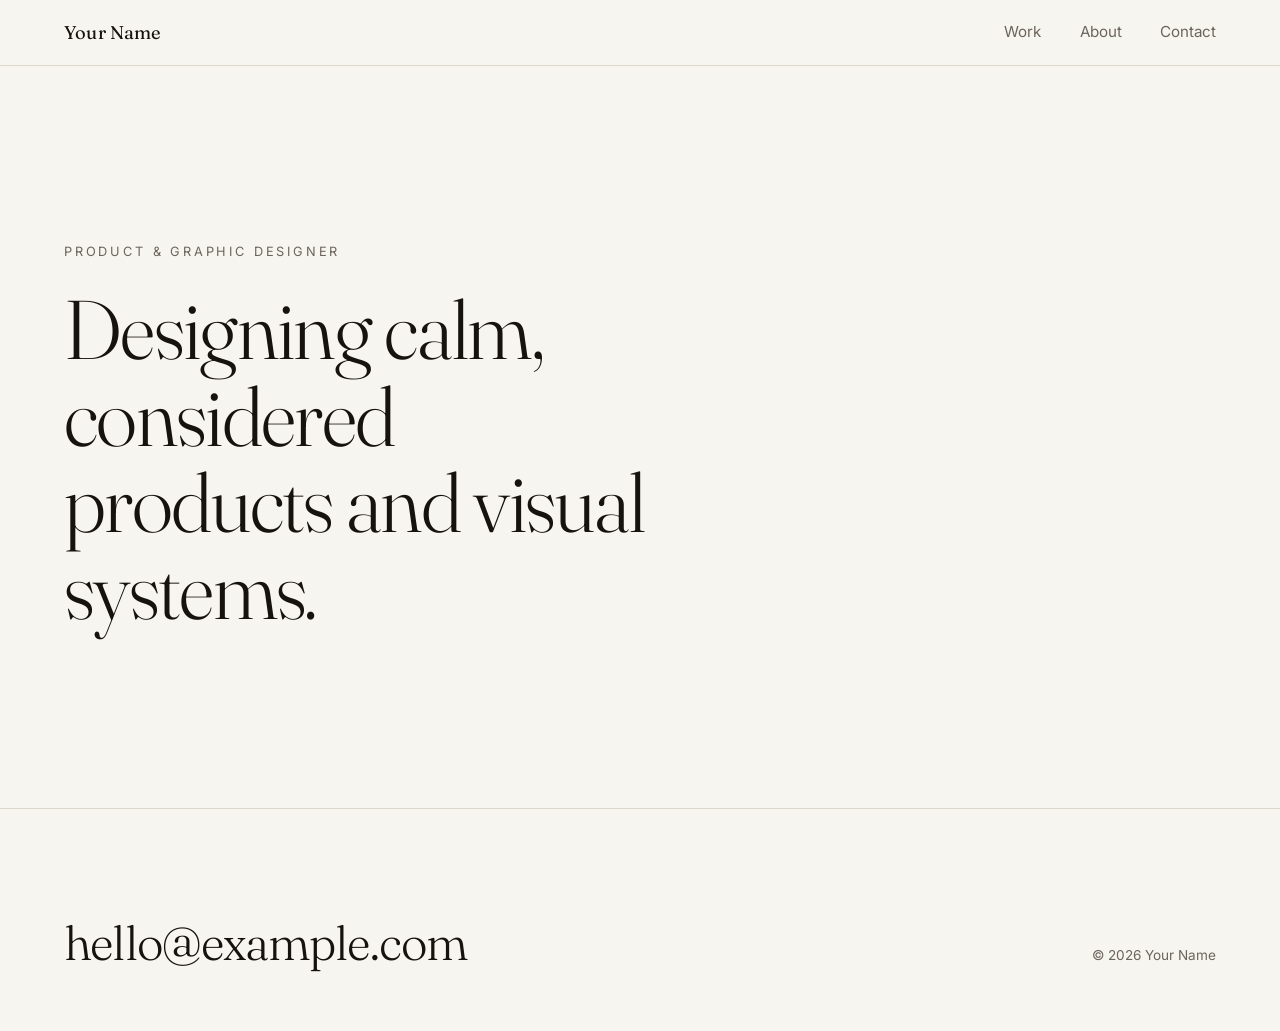
<file: index.html>
<!DOCTYPE html>
<html lang="en">
<head>
  <meta charset="UTF-8" />
  <meta name="viewport" content="width=device-width, initial-scale=1.0" />
  <title>Your Name — Designer</title>
  <meta name="description" content="Product & graphic designer." />

  <link rel="preconnect" href="https://fonts.googleapis.com" />
  <link rel="preconnect" href="https://fonts.gstatic.com" crossorigin />
  <link href="https://fonts.googleapis.com/css2?family=Fraunces:opsz,wght@9..144,300;9..144,400&family=Inter:wght@400;500&display=swap" rel="stylesheet" />

  <link rel="stylesheet" href="styles/main.css" />
</head>
<body>
  <header class="site-header">
    <nav class="nav" aria-label="Primary">
      <a class="wordmark" href="#top">Your&nbsp;Name</a>
      <ul class="nav-links">
        <li><a href="#work">Work</a></li>
        <li><a href="#about">About</a></li>
        <li><a href="#contact">Contact</a></li>
      </ul>
    </nav>
  </header>

  <main id="top">
    <section class="hero">
      <p class="eyebrow">Product &amp; graphic designer</p>
      <h1 class="hero-title">
        Designing calm, considered<br />
        products and visual systems.
      </h1>
    </section>
  </main>

  <footer class="site-footer" id="contact">
    <a class="footer-mail" href="mailto:hello@example.com">hello@example.com</a>
    <p class="footer-copy">© <span id="year"></span> Your Name</p>
  </footer>

  <script>
    document.getElementById("year").textContent = new Date().getFullYear();
  </script>

  <!-- Faster Fixes feedback widget (self-hosted) -->
  <script type="module" src="scripts/faster-fixes.js" data-react="19"></script>
</body>
</html>
</file>
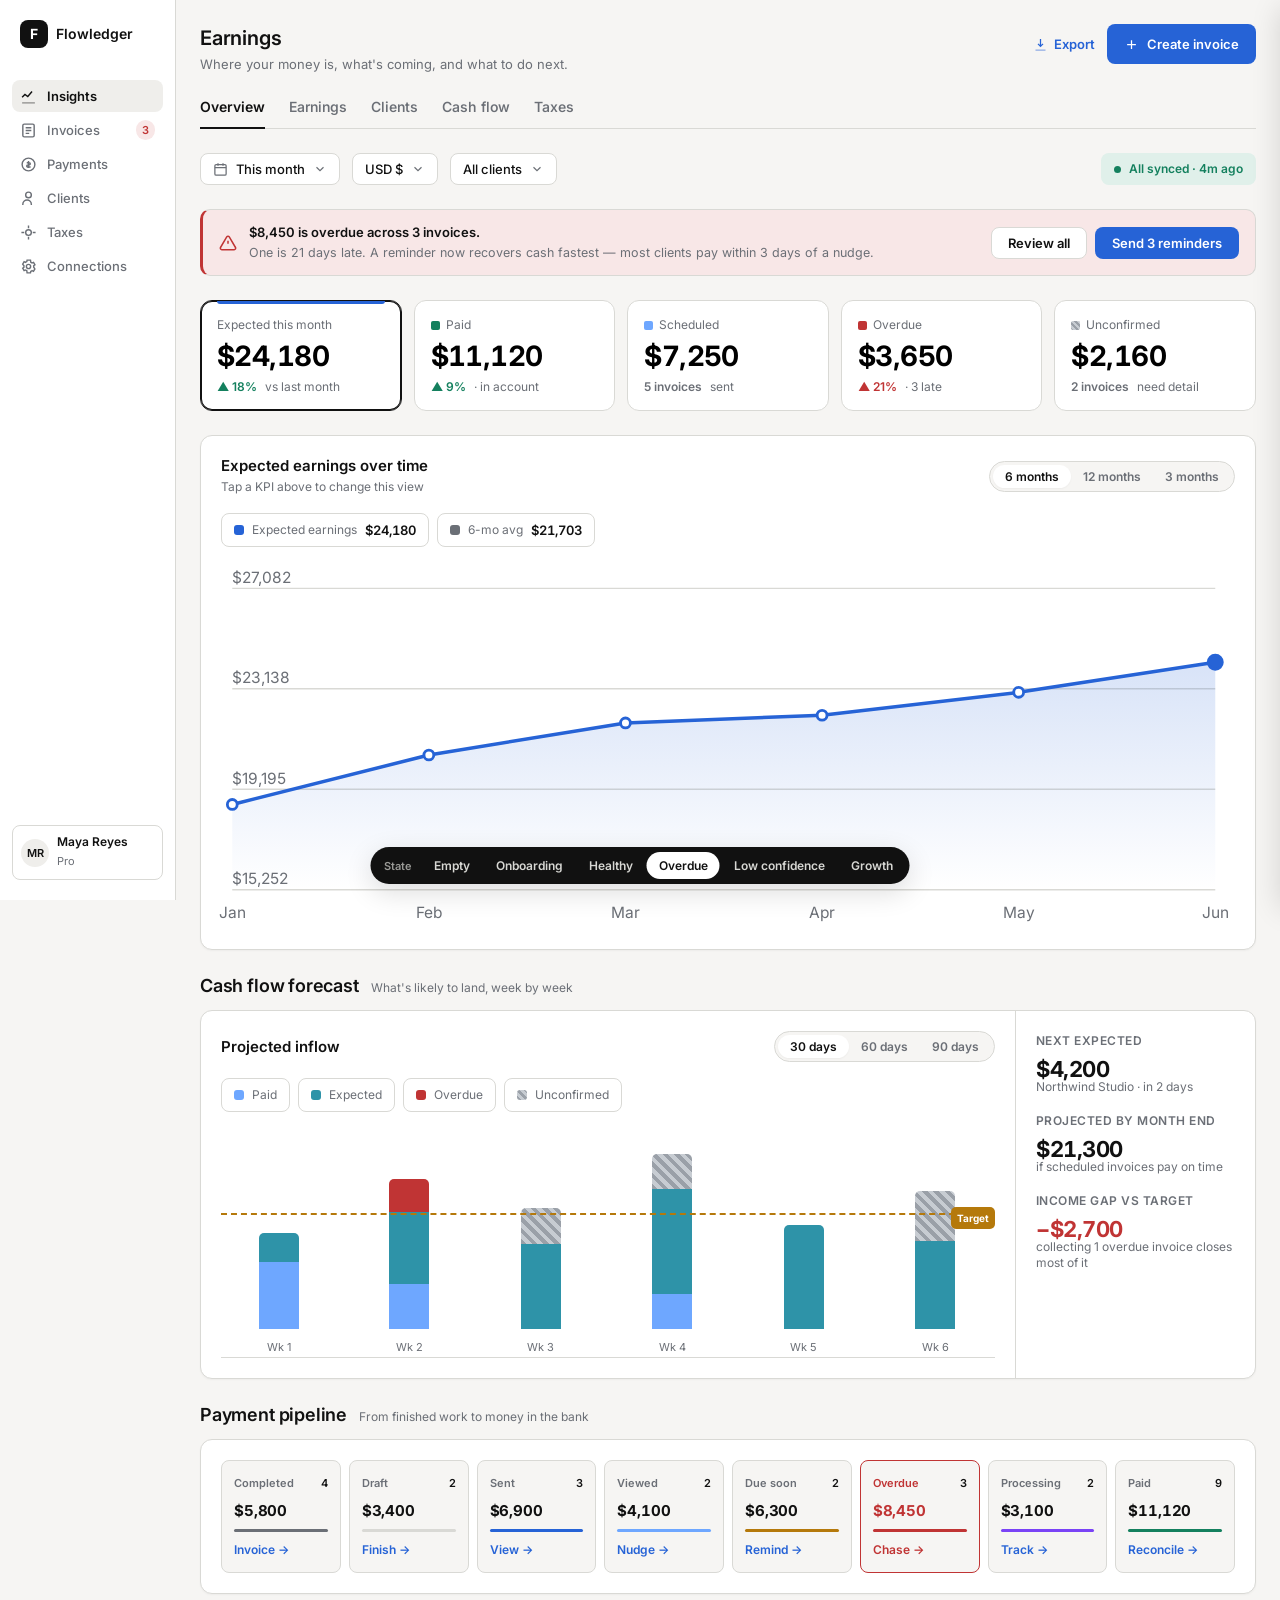
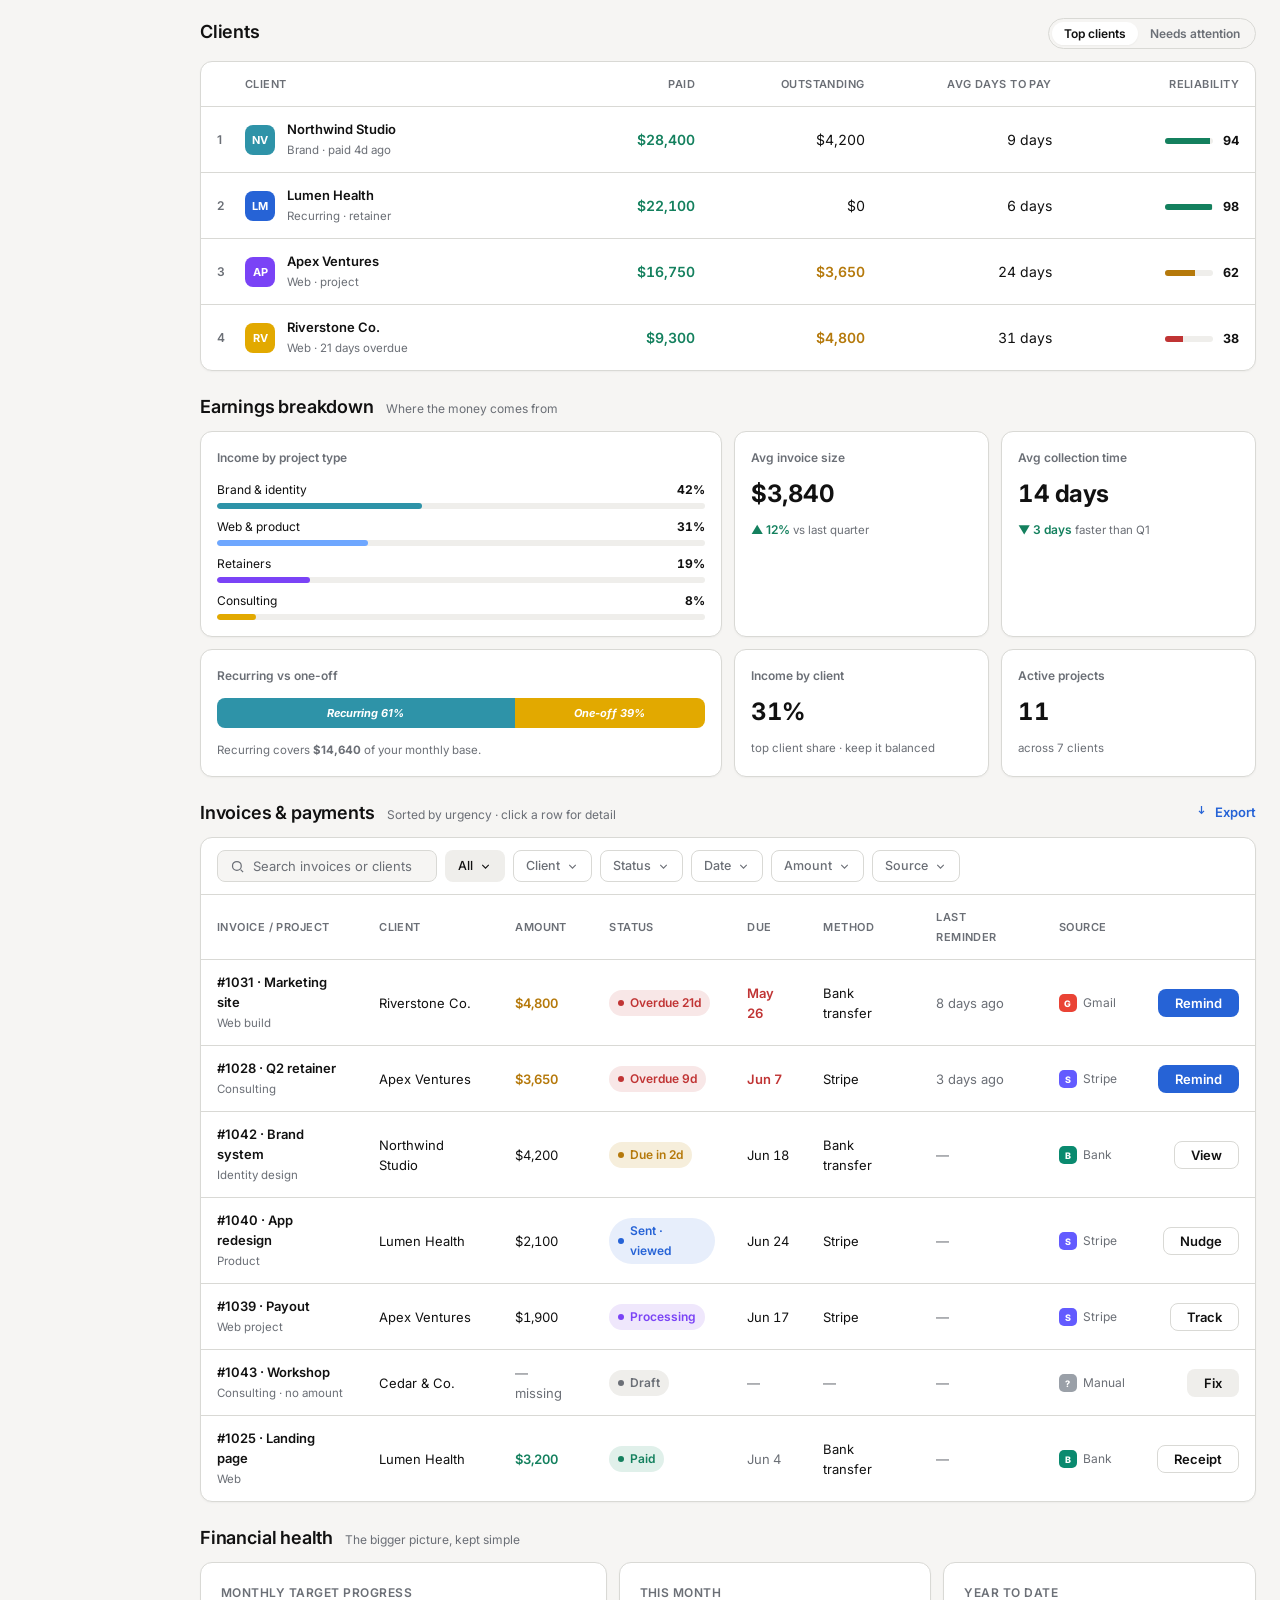
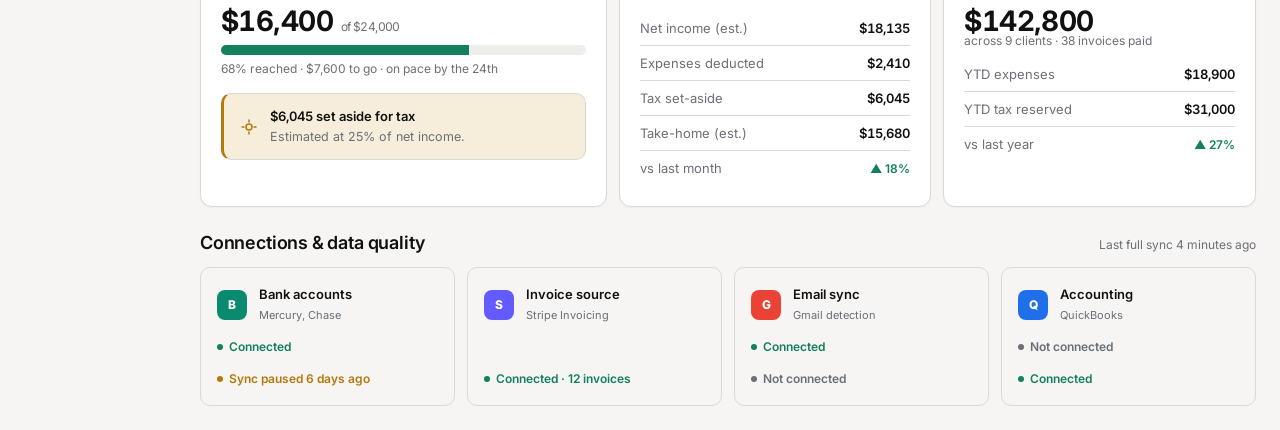
<file: prototypes/earnings-dashboard/index.html>
<!DOCTYPE html>
<html lang="en">
<head>
<meta charset="UTF-8" />
<meta name="viewport" content="width=device-width, initial-scale=1.0" />
<title>Earnings — Insights</title>
<link rel="preconnect" href="https://fonts.googleapis.com">
<link rel="preconnect" href="https://fonts.gstatic.com" crossorigin>
<link href="https://fonts.googleapis.com/css2?family=Inter:wght@400;500;550;600;700&display=swap" rel="stylesheet">
<link rel="stylesheet" href="styles.css" />
</head>
<body data-state="overdue">

<div class="app">
  <!-- ============ SIDEBAR ============ -->
  <aside class="sidebar">
    <div class="brand">
      <div class="mark">F</div>
      <div class="name">Flowledger</div>
    </div>

    <nav class="nav-group">
      <a class="nav-item active">
        <svg class="ico" viewBox="0 0 24 24" fill="none" stroke="currentColor" stroke-width="2"><path d="M3 13l4-4 4 3 6-7"/><path d="M3 21h18" stroke-opacity=".4"/></svg>
        Insights
      </a>
      <a class="nav-item">
        <svg class="ico" viewBox="0 0 24 24" fill="none" stroke="currentColor" stroke-width="2"><rect x="4" y="3" width="16" height="18" rx="2"/><path d="M8 8h8M8 12h8M8 16h5"/></svg>
        Invoices <span class="badge">3</span>
      </a>
      <a class="nav-item">
        <svg class="ico" viewBox="0 0 24 24" fill="none" stroke="currentColor" stroke-width="2"><circle cx="12" cy="12" r="9"/><path d="M12 7v10M9.5 9.5h3.5a1.5 1.5 0 010 3h-2a1.5 1.5 0 000 3H15"/></svg>
        Payments
      </a>
      <a class="nav-item">
        <svg class="ico" viewBox="0 0 24 24" fill="none" stroke="currentColor" stroke-width="2"><path d="M16 7a4 4 0 11-8 0 4 4 0 018 0z"/><path d="M4 21v-1a6 6 0 0112 0v1"/></svg>
        Clients
      </a>
      <a class="nav-item">
        <svg class="ico" viewBox="0 0 24 24" fill="none" stroke="currentColor" stroke-width="2"><path d="M12 2v4M12 18v4M2 12h4M18 12h4"/><circle cx="12" cy="12" r="4"/></svg>
        Taxes
      </a>
      <a class="nav-item">
        <svg class="ico" viewBox="0 0 24 24" fill="none" stroke="currentColor" stroke-width="2"><circle cx="12" cy="12" r="3"/><path d="M19.4 13a7 7 0 00-.1-2l1.8-1.4-2-3.4-2.1.9a7 7 0 00-1.7-1L14.8 3H10l-.4 2.1a7 7 0 00-1.7 1l-2.1-.9-2 3.4L5.6 11a7 7 0 000 2l-1.8 1.4 2 3.4 2.1-.9a7 7 0 001.7 1L10 21h4.8l.4-2.1a7 7 0 001.7-1l2.1.9 2-3.4L19.4 13z"/></svg>
        Connections
      </a>
    </nav>

    <div class="sidebar-foot">
      <div class="user-chip">
        <div class="av">MR</div>
        <div class="who"><b>Maya Reyes</b><span>Pro</span></div>
      </div>
    </div>
  </aside>

  <!-- ============ MAIN ============ -->
  <div class="main">

    <!-- ============================================================
         EMPTY STATE
         ============================================================ -->
    <div class="empty-wrap">
      <div class="content">
        <div class="empty" data-show="empty">
          <div class="glyph"><svg viewBox="0 0 24 24" fill="none" stroke="currentColor" stroke-width="1.8"><path d="M3 13l4-4 4 3 6-7"/><path d="M3 20h18"/></svg></div>
          <h2>See all your earnings in one place</h2>
          <p>Connect your invoices, bank, or email and Flowledger pulls together what you've earned, what's scheduled, and what's overdue — automatically.</p>
          <div class="cta">
            <button class="btn btn-primary" style="height:40px">Connect account</button>
            <button class="btn btn-secondary" style="height:40px">Add invoice manually</button>
          </div>
          <div class="connectors">
            <div class="connector"><div class="lg" style="background:#635bff">S</div><span>Stripe</span></div>
            <div class="connector"><div class="lg" style="background:#0a8a6f">B</div><span>Bank</span></div>
            <div class="connector"><div class="lg" style="background:#ea4335">G</div><span>Gmail</span></div>
            <div class="connector"><div class="lg" style="background:#1f6feb">Q</div><span>QuickBooks</span></div>
          </div>
        </div>
      </div>
    </div>

    <!-- ============================================================
         DASHBOARD
         ============================================================ -->
    <div class="content dash">

      <!-- ---- Page header ---- -->
      <div class="page-head">
        <div class="title-wrap">
          <h1>Earnings</h1>
          <p>Where your money is, what's coming, and what to do next.</p>
        </div>
        <div class="actions">
          <button class="export-link"><svg viewBox="0 0 24 24" fill="none" stroke="currentColor" stroke-width="2"><path d="M12 3v12M8 11l4 4 4-4"/><path d="M4 21h16" stroke-opacity=".5"/></svg>Export</button>
          <button class="btn btn-primary h40" style="height:40px"><svg class="ico" viewBox="0 0 24 24" fill="none" stroke="currentColor" stroke-width="2"><path d="M12 5v14M5 12h14"/></svg>Create invoice</button>
        </div>
      </div>

      <!-- ---- Dashboard tabs ---- -->
      <div class="top-tabs">
        <button class="top-tab active">Overview</button>
        <button class="top-tab">Earnings</button>
        <button class="top-tab">Clients</button>
        <button class="top-tab">Cash flow</button>
        <button class="top-tab">Taxes</button>
      </div>

      <!-- ---- Filter row ---- -->
      <div class="filter-row">
        <button class="control">
          <svg class="ico" viewBox="0 0 24 24" fill="none" stroke="currentColor" stroke-width="2"><rect x="3" y="4" width="18" height="17" rx="2"/><path d="M3 9h18M8 2v4M16 2v4"/></svg>
          This month
          <svg class="caret" viewBox="0 0 24 24" fill="none" stroke="currentColor" stroke-width="2"><path d="M6 9l6 6 6-6"/></svg>
        </button>
        <button class="control">USD $ <svg class="caret" viewBox="0 0 24 24" fill="none" stroke="currentColor" stroke-width="2"><path d="M6 9l6 6 6-6"/></svg></button>
        <button class="control">All clients <svg class="caret" viewBox="0 0 24 24" fill="none" stroke="currentColor" stroke-width="2"><path d="M6 9l6 6 6-6"/></svg></button>
        <div class="spacer"></div>
        <span class="sync ok"   data-show="overdue healthy growth"><span class="dot"></span>All synced · 4m ago</span>
        <span class="sync warn" data-show="onboarding"><span class="dot pulse"></span>2 of 4 connected</span>
        <span class="sync bad"  data-show="lowconf"><span class="dot pulse"></span>Sync issue · 2 sources</span>
      </div>

      <!-- ---- Alert banners (per state) ---- -->
      <div class="alert danger" data-show="overdue">
        <svg class="ico" viewBox="0 0 24 24" fill="none" stroke="currentColor" stroke-width="2"><path d="M12 9v4M12 17h.01"/><path d="M10.3 3.9L2 18a2 2 0 001.7 3h16.6a2 2 0 001.7-3L13.7 3.9a2 2 0 00-3.4 0z"/></svg>
        <div class="msg"><b>$8,450 is overdue across 3 invoices.</b><p>One is 21 days late. A reminder now recovers cash fastest — most clients pay within 3 days of a nudge.</p></div>
        <div class="act"><button class="btn btn-secondary">Review all</button><button class="btn btn-primary">Send 3 reminders</button></div>
      </div>
      <div class="alert positive" data-show="healthy">
        <svg class="ico" viewBox="0 0 24 24" fill="none" stroke="currentColor" stroke-width="2"><path d="M9 12l2 2 4-4"/><circle cx="12" cy="12" r="9"/></svg>
        <div class="msg"><b>You're in good shape this month.</b><p>92% of expected income is paid or scheduled, with nothing overdue.</p></div>
        <div class="act"><button class="btn btn-quiet">View forecast</button></div>
      </div>
      <div class="alert warn" data-show="lowconf">
        <svg class="ico" viewBox="0 0 24 24" fill="none" stroke="currentColor" stroke-width="2"><path d="M12 9v4M12 17h.01"/><circle cx="12" cy="12" r="9"/></svg>
        <div class="msg"><b>Your numbers are incomplete.</b><p>Bank sync stopped 6 days ago and 2 invoices are missing amounts — totals may be understated.</p></div>
        <div class="act"><button class="btn btn-secondary">What's missing</button><button class="btn btn-primary">Reconnect bank</button></div>
      </div>
      <div class="alert info" data-show="growth">
        <svg class="ico" viewBox="0 0 24 24" fill="none" stroke="currentColor" stroke-width="2"><path d="M3 17l6-6 4 4 8-8"/><path d="M14 7h7v7" stroke-opacity=".6"/></svg>
        <div class="msg"><b>Income is up 34% over the last quarter.</b><p>Recurring work now covers 61% of your monthly target.</p></div>
        <div class="act"><button class="btn btn-quiet">See what's working</button></div>
      </div>
      <div class="alert info" data-show="onboarding" style="display:none">
        <svg class="ico" viewBox="0 0 24 24" fill="none" stroke="currentColor" stroke-width="2"><path d="M9 11l3 3L22 4"/><path d="M21 12v7a2 2 0 01-2 2H5a2 2 0 01-2-2V5a2 2 0 012-2h11"/></svg>
        <div class="msg"><b>This is a preview using sample data.</b><p>Finish connecting to replace it with your real earnings.</p></div>
      </div>
      <div class="card pad checklist" data-show="onboarding" style="display:none">
        <div class="steps">
          <div class="chk done"><span class="mk"><svg viewBox="0 0 24 24" fill="none" stroke="currentColor" stroke-width="3"><path d="M5 12l4 4 10-10"/></svg></span>Stripe connected</div>
          <div class="chk done"><span class="mk"><svg viewBox="0 0 24 24" fill="none" stroke="currentColor" stroke-width="3"><path d="M5 12l4 4 10-10"/></svg></span>Gmail connected</div>
          <div class="chk"><span class="mk"></span>Connect bank</div>
          <div class="chk"><span class="mk"></span>Set monthly target</div>
        </div>
        <button class="btn btn-primary">Complete setup</button>
      </div>

      <!-- ============ KPI CARDS (selectable, before chart) ============ -->
      <div class="kpi-row" id="kpiRow">
        <button class="kpi selected" data-kpi="expected" style="--accent:var(--interactive)">
          <span class="k-label">Expected this month</span>
          <span class="k-value tnum" id="kpiExpected">$24,180</span>
          <span class="k-foot"><span class="delta up">▲ 18%</span> vs last month</span>
        </button>
        <button class="kpi" data-kpi="paid" style="--accent:var(--positive)">
          <span class="k-label"><span class="sw" style="background:var(--positive)"></span>Paid</span>
          <span class="k-value tnum">$11,120</span>
          <span class="k-foot"><span class="delta up">▲ 9%</span> · in account</span>
        </button>
        <button class="kpi" data-kpi="scheduled" style="--accent:var(--chart-paid)">
          <span class="k-label"><span class="sw" style="background:var(--chart-paid)"></span>Scheduled</span>
          <span class="k-value tnum">$7,250</span>
          <span class="k-foot"><span class="delta flat">5 invoices</span> sent</span>
        </button>
        <button class="kpi" data-kpi="overdue" style="--accent:var(--negative)">
          <span class="k-label"><span class="sw" style="background:var(--negative)"></span>Overdue</span>
          <span class="k-value tnum">$3,650</span>
          <span class="k-foot"><span class="delta down">▲ 21%</span> · 3 late</span>
        </button>
        <button class="kpi" data-kpi="unconfirmed" style="--accent:var(--text-secondary)">
          <span class="k-label"><span class="sw hatch" style="width:9px;height:9px;display:inline-block;background-image:repeating-linear-gradient(45deg,#9aa0a8,#9aa0a8 2px,#c7ccd2 2px,#c7ccd2 4px)"></span>Unconfirmed</span>
          <span class="k-value tnum">$2,160</span>
          <span class="k-foot"><span class="delta flat">2 invoices</span> need detail</span>
        </button>
      </div>

      <!-- ============ MAIN CHART (line, KPI-driven) ============ -->
      <div class="section-block">
        <div class="card chart-card">
          <div class="chart-head">
            <div>
              <div class="ttl" id="lineTitle">Expected earnings over time</div>
              <div class="sub">Tap a KPI above to change this view</div>
            </div>
            <div class="ctrls">
              <span class="incomplete-tag">Based on partial data</span>
              <div class="pill-tabs" data-pills="range">
                <button class="on" data-range="6">6 months</button>
                <button data-range="12">12 months</button>
                <button data-range="3">3 months</button>
              </div>
            </div>
          </div>
          <div class="legend-cards" id="lineLegend">
            <div class="legend-card"><span class="sw" style="background:var(--interactive)"></span><span class="lc-label">Expected</span><span class="lc-value tnum">$24,180</span></div>
            <div class="legend-card"><span class="sw" style="background:var(--text-secondary)"></span><span class="lc-label">12-mo avg</span><span class="lc-value tnum">$20,140</span></div>
          </div>
          <div class="line-panel">
            <svg class="line-svg" id="lineChart" viewBox="0 0 720 260" aria-label="Earnings line chart"></svg>
          </div>
        </div>
      </div>

      <!-- ============ CASH FLOW FORECAST (stacked bars) ============ -->
      <div class="section-block">
        <div class="section-title">
          <h2>Cash flow forecast</h2>
          <span class="hint">What's likely to land, week by week</span>
        </div>
        <div class="card chart-card">
          <div class="chart-split">
            <div>
              <div class="chart-head">
                <div><div class="ttl">Projected inflow</div></div>
                <div class="ctrls">
                  <div class="pill-tabs" data-pills="forecast">
                    <button class="on">30 days</button><button>60 days</button><button>90 days</button>
                  </div>
                </div>
              </div>
              <div class="legend-cards">
                <div class="legend-card"><span class="sw i-paid"></span><span class="lc-label">Paid</span></div>
                <div class="legend-card"><span class="sw i-membership"></span><span class="lc-label">Expected</span></div>
                <div class="legend-card"><span class="sw" style="background:var(--negative)"></span><span class="lc-label">Overdue</span></div>
                <div class="legend-card"><span class="sw hatch"></span><span class="lc-label">Unconfirmed</span></div>
              </div>
              <div class="bars-panel">
                <div class="bars">
                  <div class="target" style="bottom:62%"><span>Target</span></div>
                  <div class="bcol"><div class="stk" style="height:46%"><i class="i-paid" style="height:70%"></i><i class="i-membership" style="height:30%"></i></div><span class="xl">Wk 1</span></div>
                  <div class="bcol"><div class="stk" style="height:72%"><i class="i-paid" style="height:30%"></i><i class="i-membership" style="height:48%"></i><i style="height:22%;background:var(--negative)"></i></div><span class="xl">Wk 2</span></div>
                  <div class="bcol"><div class="stk" style="height:58%"><i class="i-membership" style="height:70%"></i><i class="i-unconfirmed" style="height:30%"></i></div><span class="xl">Wk 3</span></div>
                  <div class="bcol"><div class="stk" style="height:84%"><i class="i-paid" style="height:20%"></i><i class="i-membership" style="height:60%"></i><i class="i-unconfirmed" style="height:20%"></i></div><span class="xl">Wk 4</span></div>
                  <div class="bcol"><div class="stk" style="height:50%"><i class="i-membership" style="height:100%"></i></div><span class="xl">Wk 5</span></div>
                  <div class="bcol"><div class="stk" style="height:66%"><i class="i-membership" style="height:64%"></i><i class="i-unconfirmed" style="height:36%"></i></div><span class="xl">Wk 6</span></div>
                </div>
              </div>
            </div>
            <div class="aside">
              <div class="metric-group">
                <div class="mg-title">Next expected</div>
                <div class="sheet-amt tnum" style="font-size:22px">$4,200</div>
                <div class="muted t-body-sm">Northwind Studio · in 2 days</div>
              </div>
              <div class="metric-group">
                <div class="mg-title">Projected by month end</div>
                <div class="sheet-amt tnum" style="font-size:22px">$21,300</div>
                <div class="muted t-body-sm">if scheduled invoices pay on time</div>
              </div>
              <div class="metric-group">
                <div class="mg-title">Income gap vs target</div>
                <div class="sheet-amt tnum" style="font-size:22px;color:var(--negative)">−$2,700</div>
                <div class="muted t-body-sm">collecting 1 overdue invoice closes most of it</div>
              </div>
            </div>
          </div>
        </div>
      </div>

      <!-- ============ PAYMENT PIPELINE ============ -->
      <div class="section-block">
        <div class="section-title"><h2>Payment pipeline</h2><span class="hint">From finished work to money in the bank</span></div>
        <div class="card pad">
          <div class="pipeline">
            <div class="stage"><div class="st-top"><span class="st-name">Completed</span><span class="ct">4</span></div><div class="st-amt tnum">$5,800</div><div class="st-rail" style="background:var(--text-secondary)"></div><span class="st-act">Invoice →</span></div>
            <div class="stage"><div class="st-top"><span class="st-name">Draft</span><span class="ct">2</span></div><div class="st-amt tnum">$3,400</div><div class="st-rail" style="background:var(--border)"></div><span class="st-act">Finish →</span></div>
            <div class="stage"><div class="st-top"><span class="st-name">Sent</span><span class="ct">3</span></div><div class="st-amt tnum">$6,900</div><div class="st-rail" style="background:var(--interactive)"></div><span class="st-act">View →</span></div>
            <div class="stage"><div class="st-top"><span class="st-name">Viewed</span><span class="ct">2</span></div><div class="st-amt tnum">$4,100</div><div class="st-rail" style="background:var(--chart-paid)"></div><span class="st-act">Nudge →</span></div>
            <div class="stage"><div class="st-top"><span class="st-name">Due soon</span><span class="ct">2</span></div><div class="st-amt tnum">$6,300</div><div class="st-rail" style="background:var(--warning)"></div><span class="st-act">Remind →</span></div>
            <div class="stage flag"><div class="st-top"><span class="st-name">Overdue</span><span class="ct">3</span></div><div class="st-amt tnum">$8,450</div><div class="st-rail" style="background:var(--negative)"></div><span class="st-act" style="color:var(--negative)">Chase →</span></div>
            <div class="stage"><div class="st-top"><span class="st-name">Processing</span><span class="ct">2</span></div><div class="st-amt tnum">$3,100</div><div class="st-rail" style="background:var(--chart-free)"></div><span class="st-act">Track →</span></div>
            <div class="stage"><div class="st-top"><span class="st-name">Paid</span><span class="ct">9</span></div><div class="st-amt tnum">$11,120</div><div class="st-rail" style="background:var(--positive)"></div><span class="st-act">Reconcile →</span></div>
          </div>
        </div>
      </div>

      <!-- ============ CLIENTS (ranked list, drill-in) + BREAKDOWN ============ -->
      <div class="section-block">
        <div class="section-title">
          <h2>Clients</h2>
          <div class="right">
            <div class="pill-tabs" data-pills="clienttab"><button class="on">Top clients</button><button>Needs attention</button></div>
          </div>
        </div>
        <div class="card ranked">
          <div class="rrow head"><span></span><span>Client</span><span class="col-r">Paid</span><span class="col-r">Outstanding</span><span class="col-r">Avg days to pay</span><span class="col-r">Reliability</span></div>
          <div class="rrow" data-client="Northwind Studio">
            <span class="rank">1</span>
            <div class="client-id"><span class="av" style="background:#2E93A8">NV</span><div><b>Northwind Studio</b><span>Brand · paid 4d ago</span></div></div>
            <span class="col-r money-pos tnum">$28,400</span><span class="col-r tnum">$4,200</span><span class="col-r tnum">9 days</span>
            <span class="col-r"><span class="score"><span class="track"><i class="good" style="width:94%"></i></span><b>94</b></span></span>
          </div>
          <div class="rrow" data-client="Lumen Health">
            <span class="rank">2</span>
            <div class="client-id"><span class="av" style="background:#2663D6">LM</span><div><b>Lumen Health</b><span>Recurring · retainer</span></div></div>
            <span class="col-r money-pos tnum">$22,100</span><span class="col-r tnum">$0</span><span class="col-r tnum">6 days</span>
            <span class="col-r"><span class="score"><span class="track"><i class="good" style="width:98%"></i></span><b>98</b></span></span>
          </div>
          <div class="rrow" data-client="Apex Ventures">
            <span class="rank">3</span>
            <div class="client-id"><span class="av" style="background:#7A43F6">AP</span><div><b>Apex Ventures</b><span>Web · project</span></div></div>
            <span class="col-r money-pos tnum">$16,750</span><span class="col-r money-out tnum">$3,650</span><span class="col-r tnum">24 days</span>
            <span class="col-r"><span class="score"><span class="track"><i class="mid" style="width:62%"></i></span><b>62</b></span></span>
          </div>
          <div class="rrow" data-client="Riverstone Co.">
            <span class="rank">4</span>
            <div class="client-id"><span class="av" style="background:#E2A900">RV</span><div><b>Riverstone Co.</b><span>Web · 21 days overdue</span></div></div>
            <span class="col-r money-pos tnum">$9,300</span><span class="col-r money-out tnum">$4,800</span><span class="col-r tnum">31 days</span>
            <span class="col-r"><span class="score"><span class="track"><i class="bad" style="width:38%"></i></span><b>38</b></span></span>
          </div>
        </div>
      </div>

      <!-- ============ EARNINGS BREAKDOWN ============ -->
      <div class="section-block">
        <div class="section-title"><h2>Earnings breakdown</h2><span class="hint">Where the money comes from</span></div>
        <div class="mini-grid">
          <div class="card mini" style="grid-column:span 2">
            <div class="mh">Income by project type</div>
            <div class="barlist">
              <div class="bl"><span>Brand &amp; identity</span><b class="tnum">42%</b><span class="track"><i style="width:42%;background:var(--chart-membership)"></i></span></div>
              <div class="bl"><span>Web &amp; product</span><b class="tnum">31%</b><span class="track"><i style="width:31%;background:var(--chart-paid)"></i></span></div>
              <div class="bl"><span>Retainers</span><b class="tnum">19%</b><span class="track"><i style="width:19%;background:var(--chart-free)"></i></span></div>
              <div class="bl"><span>Consulting</span><b class="tnum">8%</b><span class="track"><i style="width:8%;background:var(--chart-onetime)"></i></span></div>
            </div>
          </div>
          <div class="card mini"><div class="mh">Avg invoice size</div><div class="big tnum">$3,840</div><div class="sub"><span class="delta up">▲ 12%</span> vs last quarter</div></div>
          <div class="card mini"><div class="mh">Avg collection time</div><div class="big tnum">14 days</div><div class="sub"><span class="delta up">▼ 3 days</span> faster than Q1</div></div>
          <div class="card mini" style="grid-column:span 2">
            <div class="mh">Recurring vs one-off</div>
            <div class="split"><i style="width:61%;background:var(--chart-membership)">Recurring 61%</i><i style="width:39%;background:var(--chart-onetime)">One-off 39%</i></div>
            <div class="sub">Recurring covers <b>$14,640</b> of your monthly base.</div>
          </div>
          <div class="card mini"><div class="mh">Income by client</div><div class="big tnum">31%</div><div class="sub">top client share · keep it balanced</div></div>
          <div class="card mini"><div class="mh">Active projects</div><div class="big tnum">11</div><div class="sub">across 7 clients</div></div>
        </div>
      </div>

      <!-- ============ INVOICE TABLE (drill-in) ============ -->
      <div class="section-block">
        <div class="section-title"><h2>Invoices &amp; payments</h2><span class="hint">Sorted by urgency · click a row for detail</span><div class="right"><button class="export-link"><svg viewBox="0 0 24 24" fill="none" stroke="currentColor" stroke-width="2"><path d="M12 3v12M8 11l4 4 4-4"/></svg>Export</button></div></div>
        <div class="card" style="overflow:hidden">
          <div class="toolbar">
            <div class="search"><svg viewBox="0 0 24 24" fill="none" stroke="currentColor" stroke-width="2"><circle cx="11" cy="11" r="7"/><path d="M21 21l-4-4"/></svg>Search invoices or clients</div>
            <span class="chip on">All <svg viewBox="0 0 24 24" fill="none" stroke="currentColor" stroke-width="2"><path d="M6 9l6 6 6-6"/></svg></span>
            <span class="chip">Client <svg viewBox="0 0 24 24" fill="none" stroke="currentColor" stroke-width="2"><path d="M6 9l6 6 6-6"/></svg></span>
            <span class="chip">Status <svg viewBox="0 0 24 24" fill="none" stroke="currentColor" stroke-width="2"><path d="M6 9l6 6 6-6"/></svg></span>
            <span class="chip">Date <svg viewBox="0 0 24 24" fill="none" stroke="currentColor" stroke-width="2"><path d="M6 9l6 6 6-6"/></svg></span>
            <span class="chip">Amount <svg viewBox="0 0 24 24" fill="none" stroke="currentColor" stroke-width="2"><path d="M6 9l6 6 6-6"/></svg></span>
            <span class="chip">Source <svg viewBox="0 0 24 24" fill="none" stroke="currentColor" stroke-width="2"><path d="M6 9l6 6 6-6"/></svg></span>
          </div>
          <table class="tbl">
            <thead><tr><th>Invoice / Project</th><th>Client</th><th>Amount</th><th>Status</th><th>Due</th><th>Method</th><th>Last reminder</th><th>Source</th><th></th></tr></thead>
            <tbody id="invBody">
              <tr data-inv="#1031" data-client="Riverstone Co." data-amt="$4,800" data-status="Overdue 21 days">
                <td class="proj"><b>#1031 · Marketing site</b><span>Web build</span></td><td>Riverstone Co.</td><td class="tnum money-out">$4,800</td>
                <td><span class="status s-overdue"><span class="dot"></span>Overdue 21d</span></td><td class="due-warn tnum">May 26</td><td>Bank transfer</td><td class="muted">8 days ago</td>
                <td><span class="src"><span class="lg" style="background:#ea4335">G</span>Gmail</span></td><td><div class="row-act"><button class="btn btn-primary" style="height:28px">Remind</button></div></td>
              </tr>
              <tr data-inv="#1028" data-client="Apex Ventures" data-amt="$3,650" data-status="Overdue 9 days">
                <td class="proj"><b>#1028 · Q2 retainer</b><span>Consulting</span></td><td>Apex Ventures</td><td class="tnum money-out">$3,650</td>
                <td><span class="status s-overdue"><span class="dot"></span>Overdue 9d</span></td><td class="due-warn tnum">Jun 7</td><td>Stripe</td><td class="muted">3 days ago</td>
                <td><span class="src"><span class="lg" style="background:#635bff">S</span>Stripe</span></td><td><div class="row-act"><button class="btn btn-primary" style="height:28px">Remind</button></div></td>
              </tr>
              <tr data-inv="#1042" data-client="Northwind Studio" data-amt="$4,200" data-status="Due in 2 days">
                <td class="proj"><b>#1042 · Brand system</b><span>Identity design</span></td><td>Northwind Studio</td><td class="tnum">$4,200</td>
                <td><span class="status s-duesoon"><span class="dot"></span>Due in 2d</span></td><td class="tnum">Jun 18</td><td>Bank transfer</td><td class="muted">—</td>
                <td><span class="src"><span class="lg" style="background:#0a8a6f">B</span>Bank</span></td><td><div class="row-act"><button class="btn btn-secondary" style="height:28px">View</button></div></td>
              </tr>
              <tr data-inv="#1040" data-client="Lumen Health" data-amt="$2,100" data-status="Sent · viewed">
                <td class="proj"><b>#1040 · App redesign</b><span>Product</span></td><td>Lumen Health</td><td class="tnum">$2,100</td>
                <td><span class="status s-sent"><span class="dot"></span>Sent · viewed</span></td><td class="tnum">Jun 24</td><td>Stripe</td><td class="muted">—</td>
                <td><span class="src"><span class="lg" style="background:#635bff">S</span>Stripe</span></td><td><div class="row-act"><button class="btn btn-secondary" style="height:28px">Nudge</button></div></td>
              </tr>
              <tr data-inv="#1039" data-client="Apex Ventures" data-amt="$1,900" data-status="Processing">
                <td class="proj"><b>#1039 · Payout</b><span>Web project</span></td><td>Apex Ventures</td><td class="tnum">$1,900</td>
                <td><span class="status s-processing"><span class="dot"></span>Processing</span></td><td class="tnum">Jun 17</td><td>Stripe</td><td class="muted">—</td>
                <td><span class="src"><span class="lg" style="background:#635bff">S</span>Stripe</span></td><td><div class="row-act"><button class="btn btn-secondary" style="height:28px">Track</button></div></td>
              </tr>
              <tr data-inv="#1043" data-client="Cedar &amp; Co." data-amt="— missing" data-status="Draft · missing amount">
                <td class="proj"><b>#1043 · Workshop</b><span>Consulting · no amount</span></td><td>Cedar &amp; Co.</td><td class="tnum muted">— missing</td>
                <td><span class="status s-draft"><span class="dot"></span>Draft</span></td><td class="muted">—</td><td class="muted">—</td><td class="muted">—</td>
                <td><span class="src"><span class="lg" style="background:#9aa0a8">?</span>Manual</span></td><td><div class="row-act"><button class="btn btn-quiet" style="height:28px">Fix</button></div></td>
              </tr>
              <tr data-inv="#1025" data-client="Lumen Health" data-amt="$3,200" data-status="Paid">
                <td class="proj"><b>#1025 · Landing page</b><span>Web</span></td><td>Lumen Health</td><td class="tnum money-pos">$3,200</td>
                <td><span class="status s-paid"><span class="dot"></span>Paid</span></td><td class="muted tnum">Jun 4</td><td>Bank transfer</td><td class="muted">—</td>
                <td><span class="src"><span class="lg" style="background:#0a8a6f">B</span>Bank</span></td><td><div class="row-act"><button class="btn btn-secondary" style="height:28px">Receipt</button></div></td>
              </tr>
            </tbody>
          </table>
        </div>
      </div>

      <!-- ============ FINANCIAL HEALTH (metric groups) ============ -->
      <div class="section-block">
        <div class="section-title"><h2>Financial health</h2><span class="hint">The bigger picture, kept simple</span></div>
        <div class="mini-grid" style="grid-template-columns:1.3fr 1fr 1fr">
          <div class="card pad">
            <div class="metric-group">
              <div class="mg-title">Monthly target progress</div>
              <div class="sheet-amt tnum">$16,400 <span class="muted t-body-sm" style="font-weight:400">of $24,000</span></div>
              <div class="score" style="justify-content:flex-start;margin-top:10px"><span class="track" style="width:100%;height:10px"><i class="good" style="width:68%"></i></span></div>
              <div class="muted t-body-sm" style="margin-top:6px">68% reached · $7,600 to go · on pace by the 24th</div>
            </div>
            <div class="alert warn" style="margin-top:16px"><svg class="ico" viewBox="0 0 24 24" fill="none" stroke="currentColor" stroke-width="2"><path d="M12 2v4M12 18v4M2 12h4M18 12h4"/><circle cx="12" cy="12" r="4"/></svg><div class="msg"><b class="tnum">$6,045 set aside for tax</b><p>Estimated at 25% of net income.</p></div></div>
          </div>
          <div class="card pad">
            <div class="metric-group">
              <div class="mg-title">This month</div>
              <div class="metric"><span class="m-k">Net income (est.)</span><span class="m-v tnum">$18,135</span></div>
              <div class="metric"><span class="m-k">Expenses deducted</span><span class="m-v tnum">$2,410</span></div>
              <div class="metric"><span class="m-k">Tax set-aside</span><span class="m-v tnum">$6,045</span></div>
              <div class="metric"><span class="m-k">Take-home (est.)</span><span class="m-v tnum">$15,680</span></div>
              <div class="metric"><span class="m-k">vs last month</span><span class="m-v"><span class="delta up">▲ 18%</span></span></div>
            </div>
          </div>
          <div class="card pad">
            <div class="metric-group">
              <div class="mg-title">Year to date</div>
              <div class="sheet-amt tnum">$142,800</div>
              <div class="muted t-body-sm" style="margin:2px 0 8px">across 9 clients · 38 invoices paid</div>
              <div class="metric"><span class="m-k">YTD expenses</span><span class="m-v tnum">$18,900</span></div>
              <div class="metric"><span class="m-k">YTD tax reserved</span><span class="m-v tnum">$31,000</span></div>
              <div class="metric"><span class="m-k">vs last year</span><span class="m-v"><span class="delta up">▲ 27%</span></span></div>
            </div>
          </div>
        </div>
      </div>

      <!-- ============ GROWTH INSIGHTS ============ -->
      <div class="section-block" data-show="growth" style="display:none;flex-direction:column;gap:12px">
        <div class="section-title"><h2>What's working</h2><span class="hint">Useful patterns, not noise</span></div>
        <div class="mini-grid">
          <div class="card mini" style="grid-column:span 2"><div class="mh">Best clients this quarter</div><div class="sub" style="font-size:13px;color:var(--text-primary)">Lumen Health and Northwind brought in <b>$50,500</b> — both pay in under 10 days.</div></div>
          <div class="card mini"><div class="mh">Recurring growth</div><div class="big tnum" style="color:var(--positive)">+34%</div><div class="sub">vs last quarter</div></div>
          <div class="card mini"><div class="mh">3-month trend</div><div class="big tnum">$18k→24k</div><div class="sub">steady climb</div></div>
        </div>
      </div>

      <!-- ============ CONNECTIONS & DATA QUALITY ============ -->
      <div class="section-block">
        <div class="section-title"><h2>Connections &amp; data quality</h2><div class="right"><span class="hint" data-show="overdue healthy growth">Last full sync 4 minutes ago</span><span class="hint" data-show="lowconf onboarding" style="color:var(--warning)">Some sources need attention</span></div></div>
        <div class="intg-grid">
          <div class="intg">
            <div class="it"><span class="lg" style="background:#0a8a6f">B</span><div class="nm"><b>Bank accounts</b><span>Mercury, Chase</span></div></div>
            <span class="st ok" data-show="overdue healthy growth onboarding"><span class="dot"></span>Connected</span>
            <span class="st warn" data-show="lowconf"><span class="dot"></span>Sync paused 6 days ago</span>
          </div>
          <div class="intg"><div class="it"><span class="lg" style="background:#635bff">S</span><div class="nm"><b>Invoice source</b><span>Stripe Invoicing</span></div></div><span class="st ok"><span class="dot"></span>Connected · 12 invoices</span></div>
          <div class="intg">
            <div class="it"><span class="lg" style="background:#ea4335">G</span><div class="nm"><b>Email sync</b><span>Gmail detection</span></div></div>
            <span class="st ok" data-show="overdue healthy growth lowconf"><span class="dot"></span>Connected</span>
            <span class="st off" data-show="onboarding"><span class="dot"></span>Not connected</span>
          </div>
          <div class="intg">
            <div class="it"><span class="lg" style="background:#1f6feb">Q</span><div class="nm"><b>Accounting</b><span>QuickBooks</span></div></div>
            <span class="st off" data-show="overdue onboarding lowconf"><span class="dot"></span>Not connected</span>
            <span class="st ok" data-show="healthy growth"><span class="dot"></span>Connected</span>
          </div>
        </div>
      </div>

    </div><!-- /.dash -->
  </div><!-- /.main -->
</div><!-- /.app -->

<!-- ============ SIDE SHEET (drill-in) ============ -->
<div class="sheet-overlay" id="sheetOverlay"></div>
<aside class="side-sheet" id="sideSheet" aria-hidden="true">
  <div class="sheet-head">
    <div class="sh-ttl"><b id="sheetTitle">Invoice #1031</b><span id="sheetSub">Riverstone Co. · Marketing site</span></div>
    <button class="sheet-close" id="sheetClose" aria-label="Close"><svg viewBox="0 0 24 24" width="16" height="16" fill="none" stroke="currentColor" stroke-width="2"><path d="M6 6l12 12M18 6L6 18"/></svg></button>
  </div>
  <div class="sheet-body">
    <div>
      <div class="sheet-amt tnum" id="sheetAmt">$4,800</div>
      <div style="margin-top:6px" id="sheetStatus"><span class="status s-overdue"><span class="dot"></span>Overdue 21 days</span></div>
    </div>
    <div class="metric-group">
      <div class="mg-title">Invoice</div>
      <div class="metric"><span class="m-k">Issued</span><span class="m-v">May 12, 2026</span></div>
      <div class="metric"><span class="m-k">Due</span><span class="m-v due-warn">May 26, 2026</span></div>
      <div class="metric"><span class="m-k">Payment method</span><span class="m-v">Bank transfer</span></div>
      <div class="metric"><span class="m-k">Source</span><span class="m-v">Gmail detection</span></div>
    </div>
    <div class="metric-group">
      <div class="mg-title">Timeline</div>
      <div class="metric"><span class="m-k">Sent</span><span class="m-v muted">May 12</span></div>
      <div class="metric"><span class="m-k">Viewed by client</span><span class="m-v muted">May 14</span></div>
      <div class="metric"><span class="m-k">1st reminder</span><span class="m-v muted">Jun 2</span></div>
      <div class="metric"><span class="m-k">2nd reminder</span><span class="m-v muted">Jun 8</span></div>
    </div>
    <div class="metric-group">
      <div class="mg-title">Client reliability</div>
      <div class="metric"><span class="m-k">Avg days to pay</span><span class="m-v tnum">31 days</span></div>
      <div class="metric"><span class="m-k">Reliability score</span><span class="m-v"><span class="score"><span class="track"><i class="bad" style="width:38%"></i></span><b>38</b></span></span></div>
      <div class="metric"><span class="m-k">Lifetime paid</span><span class="m-v tnum">$9,300</span></div>
    </div>
  </div>
  <div class="sheet-foot">
    <button class="btn btn-secondary" style="flex:1;justify-content:center">Call client</button>
    <button class="btn btn-primary" style="flex:1;justify-content:center">Send reminder</button>
  </div>
</aside>

<!-- ============ STATE SWITCHER ============ -->
<div class="state-switch" id="switcher">
  <span class="lab">State</span>
  <button data-go="empty">Empty</button>
  <button data-go="onboarding">Onboarding</button>
  <button data-go="healthy">Healthy</button>
  <button data-go="overdue" class="on">Overdue</button>
  <button data-go="lowconf">Low confidence</button>
  <button data-go="growth">Growth</button>
</div>

<script src="app.js"></script>
</body>
</html>
</file>
<file: styles/main.css>
/* =========================================================
   Personal site — minimal editorial
   Paper + ink, type-forward, generous white space.
   ========================================================= */


:root {
  --paper: #f7f5f0;
  --ink: #16130f;
  --ink-soft: #6b655c;
  --line: #ddd8cd;
  --accent: #c2410c;

  --serif: "Fraunces", Georgia, "Times New Roman", serif;
  --sans: "Inter", system-ui, -apple-system, "Segoe UI", sans-serif;

  --gutter: clamp(1.25rem, 5vw, 6rem);
  --maxw: 1320px;
}

*,
*::before,
*::after { box-sizing: border-box; }

html { scroll-behavior: smooth; }

body {
  margin: 0;
  min-height: 100vh;
  display: flex;
  flex-direction: column;
  background: var(--paper);
  color: var(--ink);
  font-family: var(--sans);
  font-size: clamp(1rem, 0.6vw + 0.9rem, 1.125rem);
  line-height: 1.6;
  -webkit-font-smoothing: antialiased;
  text-rendering: optimizeLegibility;
}

a { color: inherit; text-decoration: none; }
h1 { margin: 0; font-weight: 400; }

:focus-visible {
  outline: 2px solid var(--accent);
  outline-offset: 3px;
}

/* ---------- Header / Nav ---------- */
.site-header {
  border-bottom: 1px solid var(--line);
}
.nav {
  max-width: var(--maxw);
  margin-inline: auto;
  padding: 1.1rem var(--gutter);
  display: flex;
  align-items: center;
  justify-content: space-between;
}
.wordmark {
  font-family: var(--serif);
  font-size: 1.15rem;
  letter-spacing: 0.01em;
}
.nav-links {
  list-style: none;
  display: flex;
  gap: clamp(1.5rem, 3vw, 2.75rem);
  margin: 0;
  padding: 0;
  font-size: 0.95rem;
}
.nav-links a {
  position: relative;
  color: var(--ink-soft);
  transition: color 0.25s ease;
}
.nav-links a::after {
  content: "";
  position: absolute;
  left: 0;
  bottom: -4px;
  width: 100%;
  height: 1px;
  background: var(--ink);
  transform: scaleX(0);
  transform-origin: left;
  transition: transform 0.3s ease;
}
.nav-links a:hover { color: var(--ink); }
.nav-links a:hover::after { transform: scaleX(1); }

/* ---------- Hero ---------- */
main { flex: 1; max-width: var(--maxw); margin-inline: auto; width: 100%; }

.hero {
  padding: clamp(5rem, 16vw, 11rem) var(--gutter);
}
.eyebrow {
  font-size: 0.8rem;
  letter-spacing: 0.22em;
  text-transform: uppercase;
  color: var(--ink-soft);
  margin: 0 0 1.5rem;
}
.hero-title {
  font-family: var(--serif);
  font-weight: 300;
  font-size: clamp(2.4rem, 6.5vw, 5.5rem);
  line-height: 1.04;
  letter-spacing: -0.02em;
  max-width: 16ch;
}

/* ---------- Footer ---------- */
.site-footer {
  max-width: var(--maxw);
  margin-inline: auto;
  width: 100%;
  padding: clamp(3rem, 8vw, 6rem) var(--gutter) clamp(2rem, 5vw, 3rem);
  border-top: 1px solid var(--line);
  display: flex;
  flex-wrap: wrap;
  align-items: baseline;
  justify-content: space-between;
  gap: 1.5rem;
}
.footer-mail {
  font-family: var(--serif);
  font-weight: 300;
  font-size: clamp(1.6rem, 5vw, 3rem);
  letter-spacing: -0.02em;
  border-bottom: 1px solid transparent;
  transition: border-color 0.3s ease;
}
.footer-mail:hover { border-color: var(--ink); }
.footer-copy { margin: 0; font-size: 0.85rem; color: var(--ink-soft); }

/* ---------- Responsive ---------- */
@media (max-width: 600px) {
  .nav-links { gap: 1.25rem; }
}

@media (prefers-reduced-motion: reduce) {
  html { scroll-behavior: auto; }
  * { transition-duration: 0.001ms !important; }
}
</file>
<file: prototypes/earnings-dashboard/styles.css>
/* =========================================================
   Earnings — Insights
   Patreon Insights–style: pragmatic, data-first, lightly branded.
   ========================================================= */

:root {
  /* ---- Foundational color tokens ---- */
  --canvas:        #F6F5F3;
  --surface:       #FFFFFF;
  --text-primary:  #111111;
  --text-secondary:#6B6F76;
  --border:        #D9D9D5;
  --interactive:   #2663D6;
  --positive:      #14805E;
  --negative:      #C03434;   /* added: needed for down-deltas / overdue */
  --warning:       #B5790B;   /* added: due-soon / attention             */

  /* ---- Chart categories ---- */
  --chart-paid:       #6EA7FF;
  --chart-free:       #7A43F6;
  --chart-membership: #2E93A8;
  --chart-onetime:    #E2A900;

  /* tints (12% mixes for soft fills) */
  --interactive-soft: #E7EEFB;
  --positive-soft:    #E0F0EA;
  --negative-soft:    #F8E7E7;
  --warning-soft:     #F6EEDB;
  --neutral-soft:     #EFEEEB;

  /* ---- Radius ---- */
  --r-sm: 8px;
  --r-md: 10px;
  --r-lg: 12px;
  --r-pill: 999px;

  /* ---- Border ---- */
  --bw: 1px;

  /* ---- Spacing scale (8 12 16 20 24) ---- */
  --s1: 8px; --s2: 12px; --s3: 16px; --s4: 20px; --s5: 24px;

  /* ---- Layout ---- */
  --sidebar-w: 176px;
  --h-compact: 32px;
  --h-default: 40px;
  --maxw: 1440px;

  /* ---- Typography (configurable family token) ----
     Exact Patreon family is unspecified in public sources;
     using a neutral grotesk substitute. Swap --font freely. */
  --font: "Inter", "Söhne", "Helvetica Neue", Arial, system-ui, sans-serif;

  --shadow-card: 0 1px 2px rgba(17,17,17,.04);
  --shadow-pop:  0 8px 28px rgba(17,17,17,.14);
}

* , *::before, *::after { box-sizing: border-box; }

body {
  margin: 0;
  background: var(--canvas);
  color: var(--text-primary);
  font-family: var(--font);
  font-size: 14px; line-height: 20px;            /* body.md */
  -webkit-font-smoothing: antialiased;
  text-rendering: optimizeLegibility;
}
h1,h2,h3,h4,p { margin: 0; }
button { font-family: inherit; cursor: pointer; }
a { color: inherit; text-decoration: none; }
.tnum { font-variant-numeric: tabular-nums; }

/* ---- Type scale utilities ---- */
.t-label   { font-size: 11px; line-height: 14px; font-weight: 400; }
.t-body-sm { font-size: 12px; line-height: 16px; font-weight: 400; }
.t-body    { font-size: 14px; line-height: 20px; font-weight: 400; }
.t-title-sm{ font-size: 18px; line-height: 24px; font-weight: 600; letter-spacing:-.01em; }
.t-title-md{ font-size: 20px; line-height: 28px; font-weight: 600; letter-spacing:-.01em; }
.t-kpi     { font-size: 28px; line-height: 34px; font-weight: 700; letter-spacing:-.02em; }

:focus-visible { outline: 2px solid var(--interactive); outline-offset: 2px; border-radius: 6px; }

/* =========================================================
   App shell
   ========================================================= */
.app {
  max-width: var(--maxw); margin-inline: auto;
  display: grid; grid-template-columns: var(--sidebar-w) 1fr;
  min-height: 100vh; background: var(--canvas);
}

/* ---------- Sidebar ---------- */
.sidebar {
  background: var(--surface);
  border-right: var(--bw) solid var(--border);
  padding: var(--s4) var(--s2);
  display: flex; flex-direction: column; gap: var(--s5);
  position: sticky; top: 0; height: 100vh;
}
.brand { display: flex; align-items: center; gap: var(--s1); padding: 0 var(--s1) var(--s1); }
.brand .mark {
  width: 28px; height: 28px; border-radius: var(--r-sm);
  background: var(--text-primary); color: #fff;
  display: grid; place-items: center; font-weight: 700; font-size: 14px; flex:none;
}
.brand .name { font-size: 14px; font-weight: 600; }

.nav-group { display: flex; flex-direction: column; gap: 2px; }
.nav-label { font-size: 11px; line-height:14px; font-weight: 600; color: var(--text-secondary); padding: var(--s1) var(--s1) 4px; letter-spacing: .04em; text-transform: uppercase; }
.nav-item {
  display: flex; align-items: center; gap: 10px;
  height: var(--h-compact); padding: 0 var(--s1); border-radius: var(--r-sm);
  color: var(--text-secondary); font-size: 13px; font-weight: 500;
}
.nav-item .ico { width: 17px; height: 17px; flex: none; }
.nav-item:hover { background: var(--canvas); color: var(--text-primary); }
.nav-item.active { background: var(--neutral-soft); color: var(--text-primary); font-weight: 600; }
.nav-item .badge {
  margin-left: auto; font-size: 11px; font-weight: 600;
  background: var(--negative-soft); color: var(--negative);
  border-radius: var(--r-pill); padding: 0 6px;
}
.sidebar-foot { margin-top: auto; }
.user-chip { display: flex; align-items: center; gap: var(--s1); padding: var(--s1); border-radius: var(--r-sm); border: var(--bw) solid var(--border); }
.user-chip .av { width: 28px; height: 28px; border-radius: 50%; background: var(--neutral-soft); color: var(--text-primary); display: grid; place-items: center; font-weight: 600; font-size: 11px; flex:none; }
.user-chip .who b { font-size: 12px; font-weight: 600; display:block; line-height:16px; }
.user-chip .who span { font-size: 11px; color: var(--text-secondary); }

/* ---------- Content region ---------- */
.main { min-width: 0; display: flex; flex-direction: column; }
.content { padding: var(--s5); display: flex; flex-direction: column; gap: var(--s5); }

/* ---------- Page header ---------- */
.page-head { display: flex; align-items: flex-start; gap: var(--s3); }
.page-head .title-wrap h1 { font-size: 20px; line-height: 28px; font-weight: 600; letter-spacing:-.01em; }
.page-head .title-wrap p { font-size: 13px; color: var(--text-secondary); margin-top: 2px; }
.page-head .actions { margin-left: auto; display: flex; align-items: center; gap: var(--s2); }

/* ---------- Top tabs (dashboard tabs) ---------- */
.top-tabs { display: flex; gap: var(--s5); border-bottom: var(--bw) solid var(--border); }
.top-tab {
  background: none; border: none; padding: 0 0 var(--s2); margin-bottom: -1px;
  font-size: 14px; font-weight: 550; color: var(--text-secondary);
  border-bottom: 2px solid transparent;
}
.top-tab:hover { color: var(--text-primary); }
.top-tab.active { color: var(--text-primary); font-weight: 600; border-bottom-color: var(--text-primary); }

/* ---------- Filter row ---------- */
.filter-row { display: flex; align-items: center; gap: var(--s2); flex-wrap: wrap; }
.filter-row .spacer { flex: 1; }

/* ---------- Controls / dropdowns ---------- */
.control {
  display: inline-flex; align-items: center; gap: var(--s1);
  height: var(--h-compact); padding: 0 var(--s2);
  background: var(--surface); border: var(--bw) solid var(--border);
  border-radius: var(--r-sm); font-size: 13px; font-weight: 500; color: var(--text-primary);
}
.control:hover { border-color: #c4c4be; }
.control .ico { width: 15px; height: 15px; color: var(--text-secondary); }
.control .caret { width: 14px; height: 14px; color: var(--text-secondary); }
.control.h40 { height: var(--h-default); }

.sync { display: inline-flex; align-items: center; gap: var(--s1); height: var(--h-compact); padding: 0 var(--s2); border-radius: var(--r-sm); font-size: 12px; font-weight: 600; border: var(--bw) solid transparent; }
.sync .dot { width: 7px; height: 7px; border-radius: 50%; background: currentColor; }
.sync .dot.pulse { animation: pulse 1.6s infinite; }
.sync.ok   { background: var(--positive-soft); color: var(--positive); }
.sync.warn { background: var(--warning-soft);  color: var(--warning); }
.sync.bad  { background: var(--negative-soft);  color: var(--negative); }
@keyframes pulse { 0%,100%{opacity:1} 50%{opacity:.35} }

.btn { display: inline-flex; align-items: center; gap: var(--s1); height: var(--h-compact); padding: 0 var(--s3); border-radius: var(--r-sm); font-size: 13px; font-weight: 600; border: var(--bw) solid transparent; }
.btn .ico { width: 15px; height: 15px; }
.btn-primary { background: var(--interactive); color: #fff; }
.btn-primary:hover { filter: brightness(1.05); }
.btn-secondary { background: var(--surface); border-color: var(--border); color: var(--text-primary); }
.btn-secondary:hover { border-color: #c4c4be; }
.btn-quiet { background: var(--neutral-soft); color: var(--text-primary); }
.btn-quiet:hover { filter: brightness(.97); }
.export-link { display:inline-flex; align-items:center; gap:6px; font-size:13px; font-weight:600; color: var(--interactive); background:none; border:none; padding:0; }
.export-link:hover { text-decoration: underline; }
.export-link svg { width:15px; height:15px; }

/* =========================================================
   Cards & section titles
   ========================================================= */
.section-title { display:flex; align-items: baseline; gap: var(--s2); }
.section-title h2 { font-size: 18px; line-height:24px; font-weight: 600; letter-spacing:-.01em; }
.section-title .hint { font-size: 12px; color: var(--text-secondary); }
.section-title .right { margin-left:auto; display:flex; align-items:center; gap: var(--s2); }
.section-block { display:flex; flex-direction: column; gap: var(--s2); }

.card { background: var(--surface); border: var(--bw) solid var(--border); border-radius: var(--r-lg); box-shadow: var(--shadow-card); }
.card.pad { padding: var(--s4); }

/* =========================================================
   Alert banner
   ========================================================= */
.alert {
  display:flex; align-items:center; gap: var(--s2);
  padding: var(--s2) var(--s3); border-radius: var(--r-md);
  border: var(--bw) solid var(--border); background: var(--surface);
  border-left-width: 3px;
}
.alert .ico { width:18px; height:18px; flex:none; }
.alert .msg b { font-size: 13px; font-weight: 600; }
.alert .msg p { font-size: 12.5px; color: var(--text-secondary); margin-top: 1px; }
.alert .act { margin-left:auto; display:flex; gap: var(--s1); }
.alert.danger  { border-left-color: var(--negative); background: var(--negative-soft); }
.alert.danger .ico { color: var(--negative); }
.alert.warn    { border-left-color: var(--warning); background: var(--warning-soft); }
.alert.warn .ico { color: var(--warning); }
.alert.positive{ border-left-color: var(--positive); background: var(--positive-soft); }
.alert.positive .ico { color: var(--positive); }
.alert.info    { border-left-color: var(--interactive); background: var(--interactive-soft); }
.alert.info .ico { color: var(--interactive); }

/* =========================================================
   KPI cards (selectable)
   ========================================================= */
.kpi-row { display:grid; grid-template-columns: repeat(5, 1fr); gap: var(--s2); }
.kpi {
  background: var(--surface); border: var(--bw) solid var(--border); border-radius: var(--r-lg);
  padding: var(--s3); text-align: left; display:flex; flex-direction:column; gap: 6px;
  position: relative; transition: border-color .12s, box-shadow .12s;
}
.kpi:hover { border-color: #c4c4be; }
.kpi .k-label { font-size: 12px; line-height:16px; color: var(--text-secondary); display:flex; align-items:center; gap:6px; }
.kpi .k-label .sw { width: 9px; height: 9px; border-radius: 2px; flex:none; }
.kpi .k-value { font-size: 28px; line-height: 34px; font-weight: 700; letter-spacing:-.02em; }
.kpi .k-foot { display:flex; align-items:center; gap: var(--s1); font-size: 12px; color: var(--text-secondary); }
.delta { display:inline-flex; align-items:center; gap:3px; font-size: 12px; font-weight: 600; }
.delta.up   { color: var(--positive); }
.delta.down { color: var(--negative); }
.delta.flat { color: var(--text-secondary); }
/* selected: not color alone — adds ring + top accent + label underline */
.kpi.selected { border-color: var(--text-primary); box-shadow: inset 0 0 0 1px var(--text-primary); }
.kpi.selected::before { content:""; position:absolute; left: var(--s3); right: var(--s3); top: 0; height: 3px; border-radius: 0 0 3px 3px; background: var(--accent, var(--interactive)); }
.kpi .k-label.sel-mark { text-decoration: none; }

/* =========================================================
   Chart card + controls
   ========================================================= */
.chart-card .chart-head { display:flex; align-items:center; gap: var(--s3); padding: var(--s4) var(--s4) 0; }
.chart-card .chart-head .ttl { font-size: 15px; font-weight: 600; }
.chart-card .chart-head .sub { font-size: 12px; color: var(--text-secondary); margin-top: 1px; }
.chart-card .chart-head .ctrls { margin-left:auto; display:flex; gap: var(--s2); align-items:center; }

.pill-tabs { display:inline-flex; background: var(--canvas); border: var(--bw) solid var(--border); border-radius: var(--r-pill); padding: 3px; }
.pill-tabs button { border:none; background:none; padding: 4px 12px; border-radius: var(--r-pill); font-size: 12px; font-weight: 600; color: var(--text-secondary); }
.pill-tabs button.on { background: var(--surface); color: var(--text-primary); box-shadow: var(--shadow-card); }

/* legend cards */
.legend-cards { display:flex; gap: var(--s1); flex-wrap: wrap; padding: var(--s3) var(--s4) 0; }
.legend-card { display:flex; align-items:center; gap: var(--s1); border: var(--bw) solid var(--border); border-radius: var(--r-sm); padding: 6px var(--s2); }
.legend-card .sw { width: 10px; height: 10px; border-radius: 3px; flex:none; }
.legend-card .sw.hatch { background-image: repeating-linear-gradient(45deg,#9aa0a8,#9aa0a8 3px,#c7ccd2 3px,#c7ccd2 6px); }
.legend-card .lc-label { font-size: 12px; color: var(--text-secondary); }
.legend-card .lc-value { font-size: 13px; font-weight: 600; }

/* line chart */
.line-panel { padding: var(--s3) var(--s4) var(--s4); }
.line-svg { width: 100%; height: auto; aspect-ratio: 720 / 260; display:block; overflow: visible; }
.line-svg .grid line { stroke: var(--border); stroke-width: 1; }
.line-svg .axis text { fill: var(--text-secondary); font-size: 11px; }
.line-svg .series-line { fill: none; stroke: var(--accent, var(--interactive)); stroke-width: 2.5; stroke-linejoin: round; stroke-linecap: round; transition: d .3s; }
.line-svg .series-area { transition: d .3s; }
.line-svg .dot { fill: var(--surface); stroke: var(--accent, var(--interactive)); stroke-width: 2; }
.line-svg .dot-last { fill: var(--accent, var(--interactive)); }

/* stacked bar */
.bars-panel { padding: var(--s3) var(--s4) var(--s4); }
.bars { height: 230px; display:grid; grid-auto-flow: column; align-items: end; gap: var(--s2); padding-top: var(--s4); border-bottom: var(--bw) solid var(--border); position: relative; }
.bars .target { position:absolute; left:0; right:0; border-top: 2px dashed var(--warning); }
.bars .target span { position:absolute; right:0; top:-8px; background: var(--warning); color:#fff; font-size:10px; font-weight:700; padding:1px 6px; border-radius:5px; }
.bcol { display:flex; flex-direction:column; align-items:center; gap: var(--s1); height:100%; justify-content:flex-end; }
.stk { width:100%; max-width: 40px; display:flex; flex-direction:column-reverse; border-radius: 5px 5px 0 0; overflow:hidden; }
.stk > i { display:block; width:100%; }
.bcol .xl { font-size: 11px; color: var(--text-secondary); }
.i-paid { background: var(--chart-paid); }
.i-membership { background: var(--chart-membership); }
.i-onetime { background: var(--chart-onetime); }
.i-free { background: var(--chart-free); }
.i-unconfirmed { background-image: repeating-linear-gradient(45deg,#9aa0a8,#9aa0a8 4px,#c7ccd2 4px,#c7ccd2 8px); }

/* forecast aside metrics */
.chart-split { display:grid; grid-template-columns: 1fr 240px; }
.chart-split .aside { border-left: var(--bw) solid var(--border); padding: var(--s4); display:flex; flex-direction:column; gap: var(--s3); }

/* =========================================================
   Metric group
   ========================================================= */
.metric-group { display:flex; flex-direction:column; }
.metric-group .mg-title { font-size: 12px; font-weight: 600; color: var(--text-secondary); text-transform: uppercase; letter-spacing:.04em; margin-bottom: var(--s1); }
.metric { display:flex; align-items:baseline; justify-content:space-between; padding: 7px 0; border-bottom: var(--bw) solid var(--border); }
.metric:last-child { border-bottom:none; }
.metric .m-k { font-size: 13px; color: var(--text-secondary); }
.metric .m-v { font-size: 13px; font-weight: 600; }
.metric .m-v.muted { color: var(--text-secondary); font-weight: 500; }

/* =========================================================
   Pipeline
   ========================================================= */
.pipeline { display:grid; grid-template-columns: repeat(8,1fr); gap: var(--s1); }
.stage { background: var(--canvas); border: var(--bw) solid var(--border); border-radius: var(--r-sm); padding: var(--s2); display:flex; flex-direction:column; gap: var(--s1); }
.stage:hover { background: var(--surface); }
.stage .st-top { display:flex; align-items:center; justify-content:space-between; }
.stage .st-name { font-size: 11px; font-weight: 600; color: var(--text-secondary); }
.stage .ct { font-size: 11px; font-weight: 600; color: var(--text-primary); }
.stage .st-amt { font-size: 15px; font-weight: 700; letter-spacing:-.01em; }
.stage .st-rail { height: 3px; border-radius: var(--r-pill); }
.stage .st-act { font-size: 12px; font-weight: 600; color: var(--interactive); }
.stage.flag { border-color: var(--negative); }
.stage.flag .st-amt, .stage.flag .st-name { color: var(--negative); }

/* =========================================================
   Data table / ranked list
   ========================================================= */
.toolbar { display:flex; align-items:center; gap: var(--s1); flex-wrap:wrap; padding: var(--s2) var(--s3); border-bottom: var(--bw) solid var(--border); }
.search { display:flex; align-items:center; gap: var(--s1); height: var(--h-compact); padding: 0 var(--s2); background: var(--canvas); border: var(--bw) solid var(--border); border-radius: var(--r-sm); font-size: 13px; color: var(--text-secondary); min-width: 220px; }
.search svg { width:15px; height:15px; }
.chip { display:inline-flex; align-items:center; gap:6px; height: var(--h-compact); padding: 0 var(--s2); background: var(--surface); border: var(--bw) solid var(--border); border-radius: var(--r-sm); font-size: 12.5px; font-weight: 500; color: var(--text-secondary); }
.chip svg { width:13px; height:13px; }
.chip.on { background: var(--neutral-soft); color: var(--text-primary); border-color: transparent; }

.tbl { width:100%; border-collapse: collapse; }
.tbl th { text-align:left; font-size: 11px; font-weight: 600; color: var(--text-secondary); text-transform: uppercase; letter-spacing:.04em; padding: var(--s2) var(--s3); border-bottom: var(--bw) solid var(--border); }
.tbl td { padding: var(--s2) var(--s3); border-bottom: var(--bw) solid var(--border); font-size: 13px; vertical-align: middle; }
.tbl tr:last-child td { border-bottom:none; }
.tbl tbody tr { cursor: pointer; }
.tbl tbody tr:hover td { background: var(--canvas); }
.tbl .proj b { font-weight: 600; display:block; }
.tbl .proj span { font-size: 11.5px; color: var(--text-secondary); }
.row-act { display:flex; gap:6px; justify-content:flex-end; }
.due-warn { color: var(--negative); font-weight: 600; }
.money-out { color: var(--warning); font-weight: 600; }
.money-pos { color: var(--positive); font-weight: 600; }

/* status badges — color + dot + text (never color alone) */
.status { display:inline-flex; align-items:center; gap:6px; font-size: 12px; font-weight: 600; padding: 2px 8px; border-radius: var(--r-pill); border: var(--bw) solid transparent; }
.status .dot { width:6px; height:6px; border-radius:50%; background: currentColor; }
.status.s-paid { background: var(--positive-soft); color: var(--positive); }
.status.s-overdue { background: var(--negative-soft); color: var(--negative); }
.status.s-duesoon { background: var(--warning-soft); color: var(--warning); }
.status.s-sent { background: var(--interactive-soft); color: var(--interactive); }
.status.s-processing { background: #efe7fc; color: var(--chart-free); }
.status.s-draft { background: var(--neutral-soft); color: var(--text-secondary); }

.src { display:inline-flex; align-items:center; gap:6px; font-size:12px; color: var(--text-secondary); }
.src .lg { width:18px; height:18px; border-radius:5px; display:grid; place-items:center; font-size:9px; font-weight:800; color:#fff; }

/* ranked list (clients) */
.ranked { }
.rrow { display:grid; grid-template-columns: 16px 1.6fr .9fr .9fr 1fr 1fr; align-items:center; gap: var(--s2); padding: var(--s2) var(--s3); border-bottom: var(--bw) solid var(--border); cursor:pointer; }
.rrow:last-child { border-bottom:none; }
.rrow:hover { background: var(--canvas); }
.rrow.head { font-size: 11px; text-transform:uppercase; letter-spacing:.04em; color: var(--text-secondary); font-weight: 600; cursor: default; }
.rrow.head:hover { background: none; }
.rrow .rank { font-size: 12px; color: var(--text-secondary); font-weight:600; }
.client-id { display:flex; align-items:center; gap: var(--s2); }
.client-id .av { width: 30px; height: 30px; border-radius: var(--r-sm); display:grid; place-items:center; font-weight:700; font-size:11px; color:#fff; flex:none; }
.client-id b { font-size: 13px; font-weight: 600; display:block; }
.client-id span { font-size: 11.5px; color: var(--text-secondary); }
.col-r { text-align:right; }
.score { display:inline-flex; align-items:center; gap: var(--s1); justify-content:flex-end; }
.score .track { width: 48px; height: 6px; background: var(--neutral-soft); border-radius: var(--r-pill); overflow:hidden; }
.score .track > i { display:block; height:100%; }
.score .track > i.good { background: var(--positive); }
.score .track > i.mid  { background: var(--warning); }
.score .track > i.bad  { background: var(--negative); }
.score b { font-size: 12.5px; min-width: 18px; }

/* =========================================================
   Breakdown minis
   ========================================================= */
.mini-grid { display:grid; grid-template-columns: repeat(4,1fr); gap: var(--s2); }
.mini { padding: var(--s3); display:flex; flex-direction:column; gap: var(--s2); }
.mini .mh { font-size: 12px; color: var(--text-secondary); font-weight: 600; }
.mini .big { font-size: 24px; line-height:28px; font-weight: 700; letter-spacing:-.02em; }
.mini .sub { font-size: 11.5px; color: var(--text-secondary); }
.barlist { display:flex; flex-direction:column; gap: var(--s1); }
.barlist .bl { display:grid; grid-template-columns: 1fr auto; gap: 3px; align-items:center; font-size: 12px; }
.barlist .bl .track { grid-column: 1/-1; height: 6px; background: var(--neutral-soft); border-radius: var(--r-pill); overflow:hidden; }
.barlist .bl .track > i { display:block; height:100%; border-radius: var(--r-pill); }
.split { display:flex; height: 30px; border-radius: var(--r-sm); overflow:hidden; }
.split > i { display:grid; place-items:center; font-size: 11px; font-weight: 700; color: #fff; }

/* =========================================================
   Integrations
   ========================================================= */
.intg-grid { display:grid; grid-template-columns: repeat(4,1fr); gap: var(--s2); }
.intg { border: var(--bw) solid var(--border); border-radius: var(--r-md); padding: var(--s3); display:flex; flex-direction:column; gap: var(--s2); }
.intg .it { display:flex; align-items:center; gap: var(--s2); }
.intg .lg { width: 30px; height:30px; border-radius: var(--r-sm); display:grid; place-items:center; color:#fff; font-weight:800; font-size:12px; flex:none; }
.intg .nm b { font-size: 13px; font-weight: 600; display:block; }
.intg .nm span { font-size: 11px; color: var(--text-secondary); }
.intg .st { margin-top:auto; font-size: 12px; font-weight: 600; display:inline-flex; align-items:center; gap:6px; }
.intg .st .dot { width:6px; height:6px; border-radius:50%; background: currentColor; }
.intg .st.ok { color: var(--positive); }
.intg .st.warn { color: var(--warning); }
.intg .st.off { color: var(--text-secondary); }

/* =========================================================
   Side sheet (drill-in)
   ========================================================= */
.sheet-overlay { position: fixed; inset: 0; background: rgba(17,17,17,.28); opacity:0; pointer-events:none; transition: opacity .2s; z-index: 60; }
.sheet-overlay.open { opacity:1; pointer-events:auto; }
.side-sheet { position: fixed; top:0; right:0; height:100vh; width: 420px; max-width: 92vw; background: var(--surface); border-left: var(--bw) solid var(--border); box-shadow: var(--shadow-pop); transform: translateX(100%); transition: transform .24s ease; z-index: 61; display:flex; flex-direction:column; }
.side-sheet.open { transform: translateX(0); }
.sheet-head { display:flex; align-items:flex-start; gap: var(--s2); padding: var(--s4); border-bottom: var(--bw) solid var(--border); }
.sheet-head .sh-ttl b { font-size: 16px; font-weight: 600; display:block; }
.sheet-head .sh-ttl span { font-size: 12.5px; color: var(--text-secondary); }
.sheet-close { margin-left:auto; width: 30px; height:30px; border-radius: var(--r-sm); border: var(--bw) solid var(--border); background: var(--surface); display:grid; place-items:center; color: var(--text-secondary); }
.sheet-close:hover { background: var(--canvas); }
.sheet-body { padding: var(--s4); overflow-y: auto; display:flex; flex-direction:column; gap: var(--s4); }
.sheet-amt { font-size: 28px; font-weight: 700; letter-spacing:-.02em; }
.sheet-foot { margin-top:auto; padding: var(--s3) var(--s4); border-top: var(--bw) solid var(--border); display:flex; gap: var(--s1); }

/* =========================================================
   Empty state
   ========================================================= */
.empty { display:flex; flex-direction:column; align-items:center; text-align:center; padding: 64px var(--s5); max-width: 560px; margin: var(--s5) auto; }
.empty .glyph { width: 72px; height:72px; border-radius: var(--r-lg); margin-bottom: var(--s4); background: var(--neutral-soft); display:grid; place-items:center; color: var(--text-primary); }
.empty .glyph svg { width: 34px; height:34px; }
.empty h2 { font-size: 22px; line-height:28px; font-weight: 700; letter-spacing:-.01em; }
.empty p { font-size: 14px; color: var(--text-secondary); margin-top: var(--s1); max-width: 44ch; }
.empty .cta { display:flex; gap: var(--s2); margin-top: var(--s4); }
.connectors { display:flex; gap: var(--s2); margin-top: var(--s5); flex-wrap:wrap; justify-content:center; }
.connector { display:flex; flex-direction:column; align-items:center; gap:6px; width: 90px; padding: var(--s3) var(--s2); border: var(--bw) solid var(--border); border-radius: var(--r-md); background: var(--surface); }
.connector .lg { width: 34px; height:34px; border-radius: var(--r-sm); display:grid; place-items:center; color:#fff; font-weight:800; }
.connector span { font-size: 12px; color: var(--text-secondary); }

/* onboarding checklist */
.checklist { display:flex; align-items:center; gap: var(--s3); }
.checklist .steps { display:flex; gap: var(--s1); flex:1; flex-wrap:wrap; }
.chk { display:flex; align-items:center; gap: var(--s1); padding: 7px var(--s2); border: var(--bw) solid var(--border); border-radius: var(--r-sm); font-size: 12.5px; font-weight: 500; }
.chk .mk { width:18px; height:18px; border-radius:50%; border: 2px solid var(--border); display:grid; place-items:center; flex:none; }
.chk.done .mk { background: var(--positive); border-color: var(--positive); color:#fff; }
.chk.done { color: var(--text-secondary); }
.chk svg { width:11px; height:11px; }

/* =========================================================
   State visibility
   ========================================================= */
[data-show] { display:none; }
body[data-state="empty"] .dash { display:none; }
body[data-state="empty"] [data-show~="empty"] { display:flex; }
body:not([data-state="empty"]) .empty-wrap { display:none; }
[data-show~="onboarding"]{display:none} body[data-state="onboarding"] [data-show~="onboarding"]{display:flex}
[data-show~="lowconf"]{display:none} body[data-state="lowconf"] [data-show~="lowconf"]{display:flex}
[data-show~="overdue"]{display:none} body[data-state="overdue"] [data-show~="overdue"]{display:flex}
[data-show~="growth"]{display:none} body[data-state="growth"] [data-show~="growth"]{display:flex}
[data-show~="healthy"]{display:none} body[data-state="healthy"] [data-show~="healthy"]{display:flex}

.incomplete-tag { display:none !important; align-items:center; gap:5px; font-size:11px; font-weight:700; color: var(--warning); background: var(--warning-soft); padding:2px 8px; border-radius: var(--r-pill); }
body[data-state="lowconf"] .incomplete-tag { display:inline-flex !important; }

/* =========================================================
   State switcher (prototype control)
   ========================================================= */
.state-switch { position:fixed; bottom: var(--s3); left:50%; transform:translateX(-50%); z-index:100; display:flex; align-items:center; gap:2px; background: var(--text-primary); padding: 5px; border-radius: var(--r-pill); box-shadow: var(--shadow-pop); }
.state-switch .lab { color:#9a9a96; font-size:11px; font-weight:600; padding: 0 var(--s1); }
.state-switch button { border:none; background:none; color:#d7d7d3; font-size:12px; font-weight:600; padding: 6px 12px; border-radius: var(--r-pill); }
.state-switch button:hover { color:#fff; }
.state-switch button.on { background: var(--surface); color: var(--text-primary); }

.muted { color: var(--text-secondary); }
@media (max-width: 1480px){ .app{ max-width:100% } }
</file>
